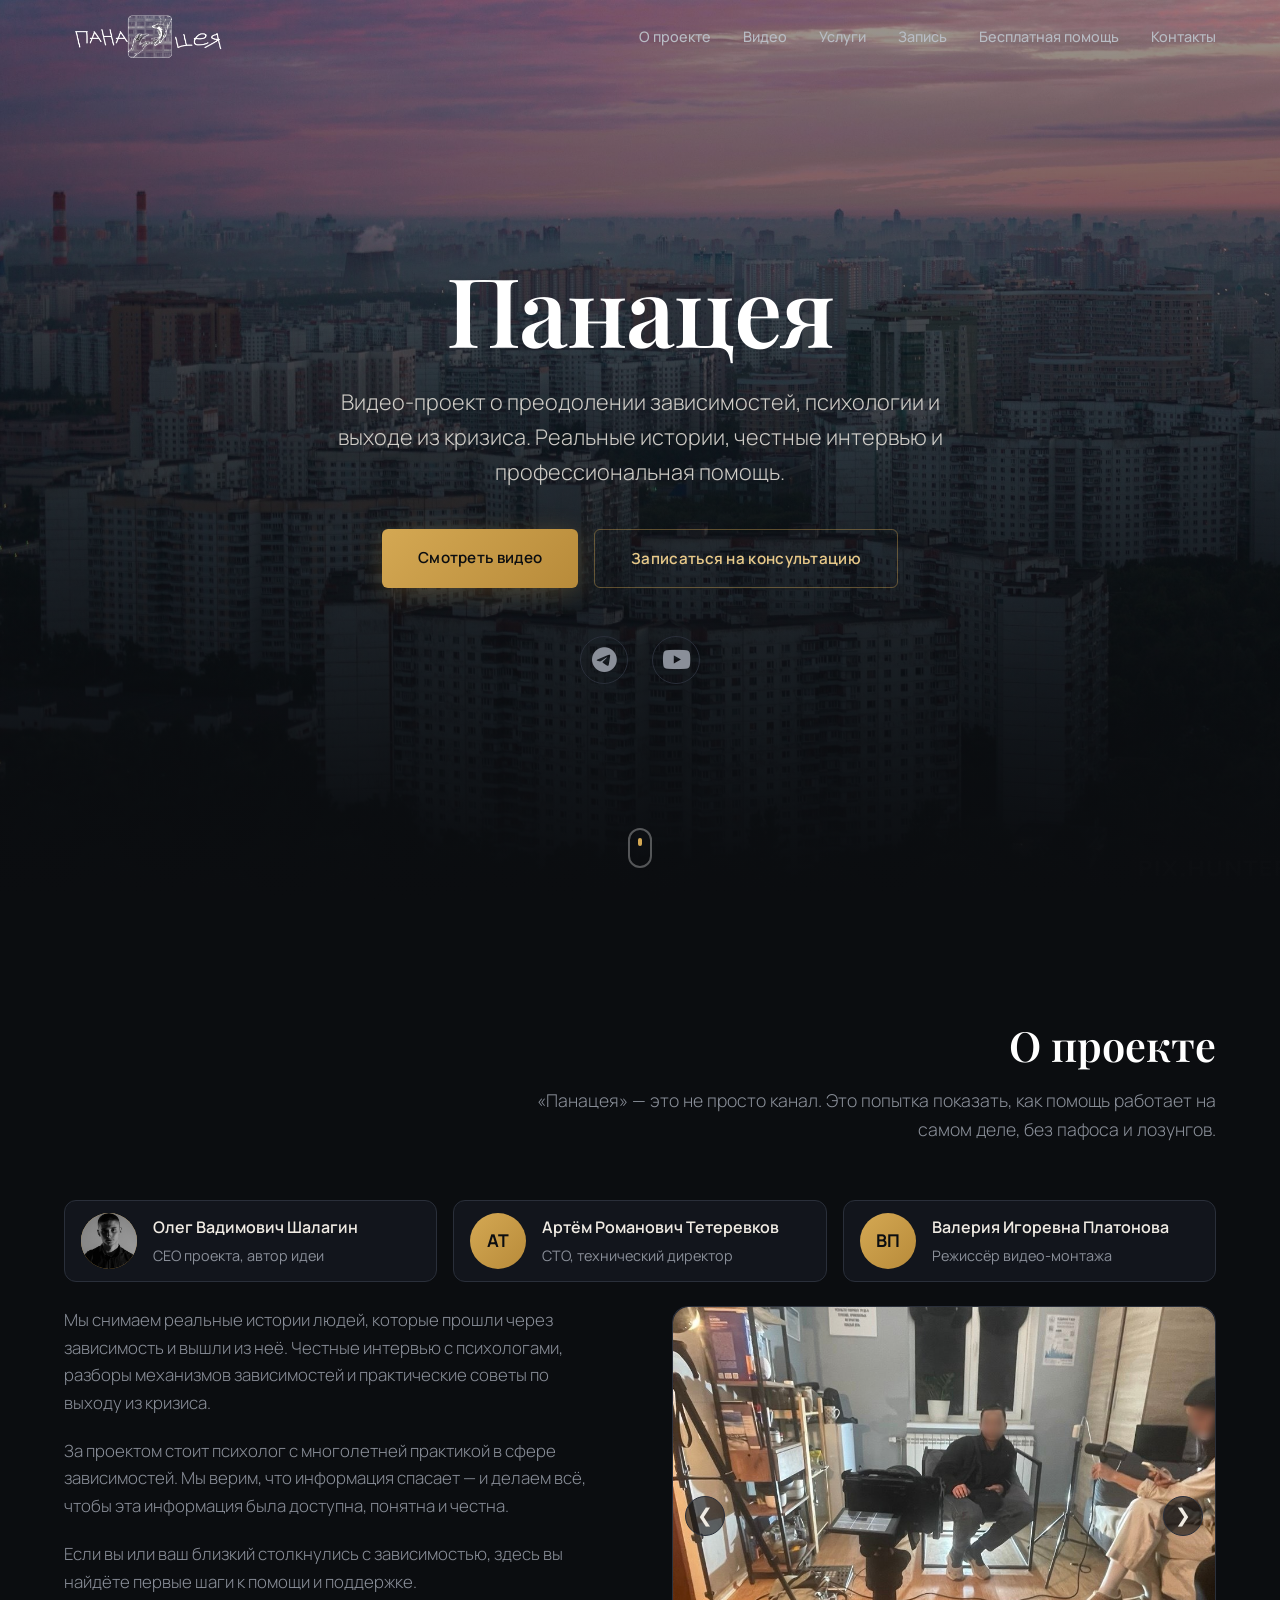
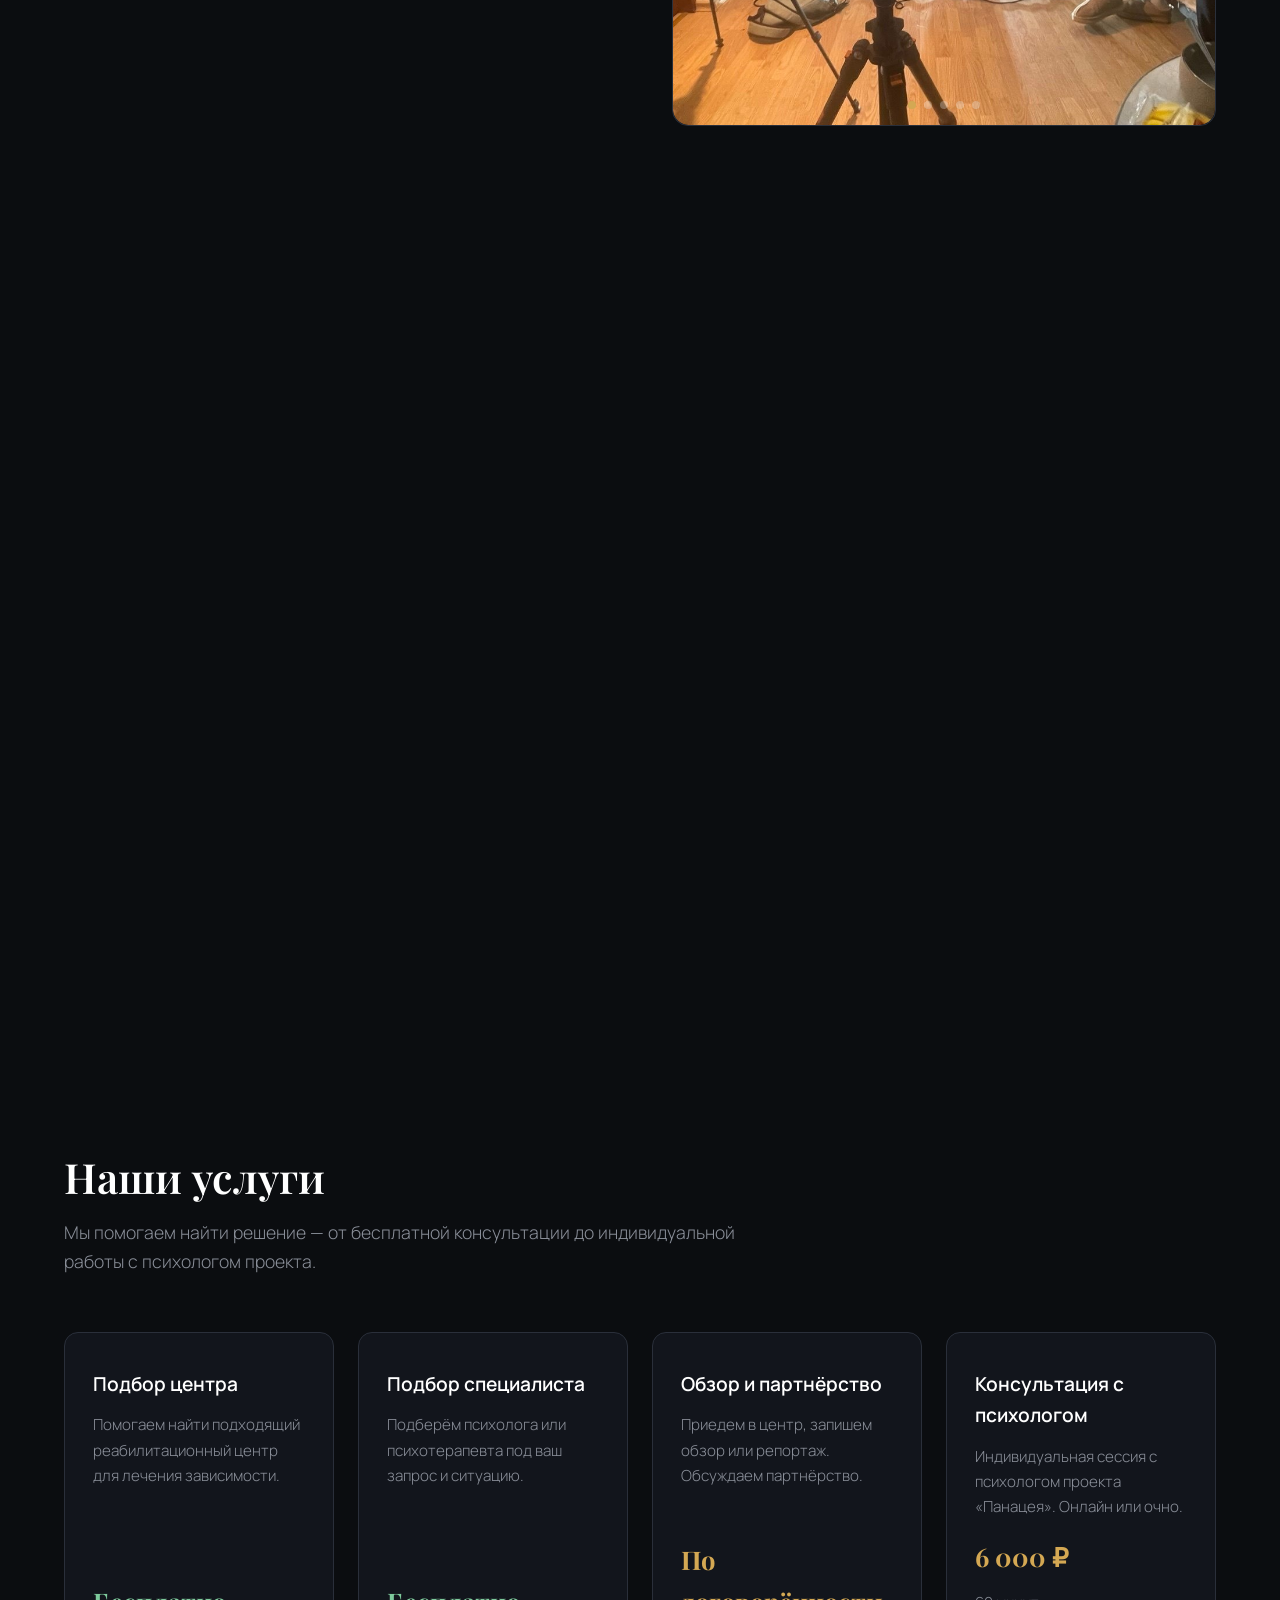
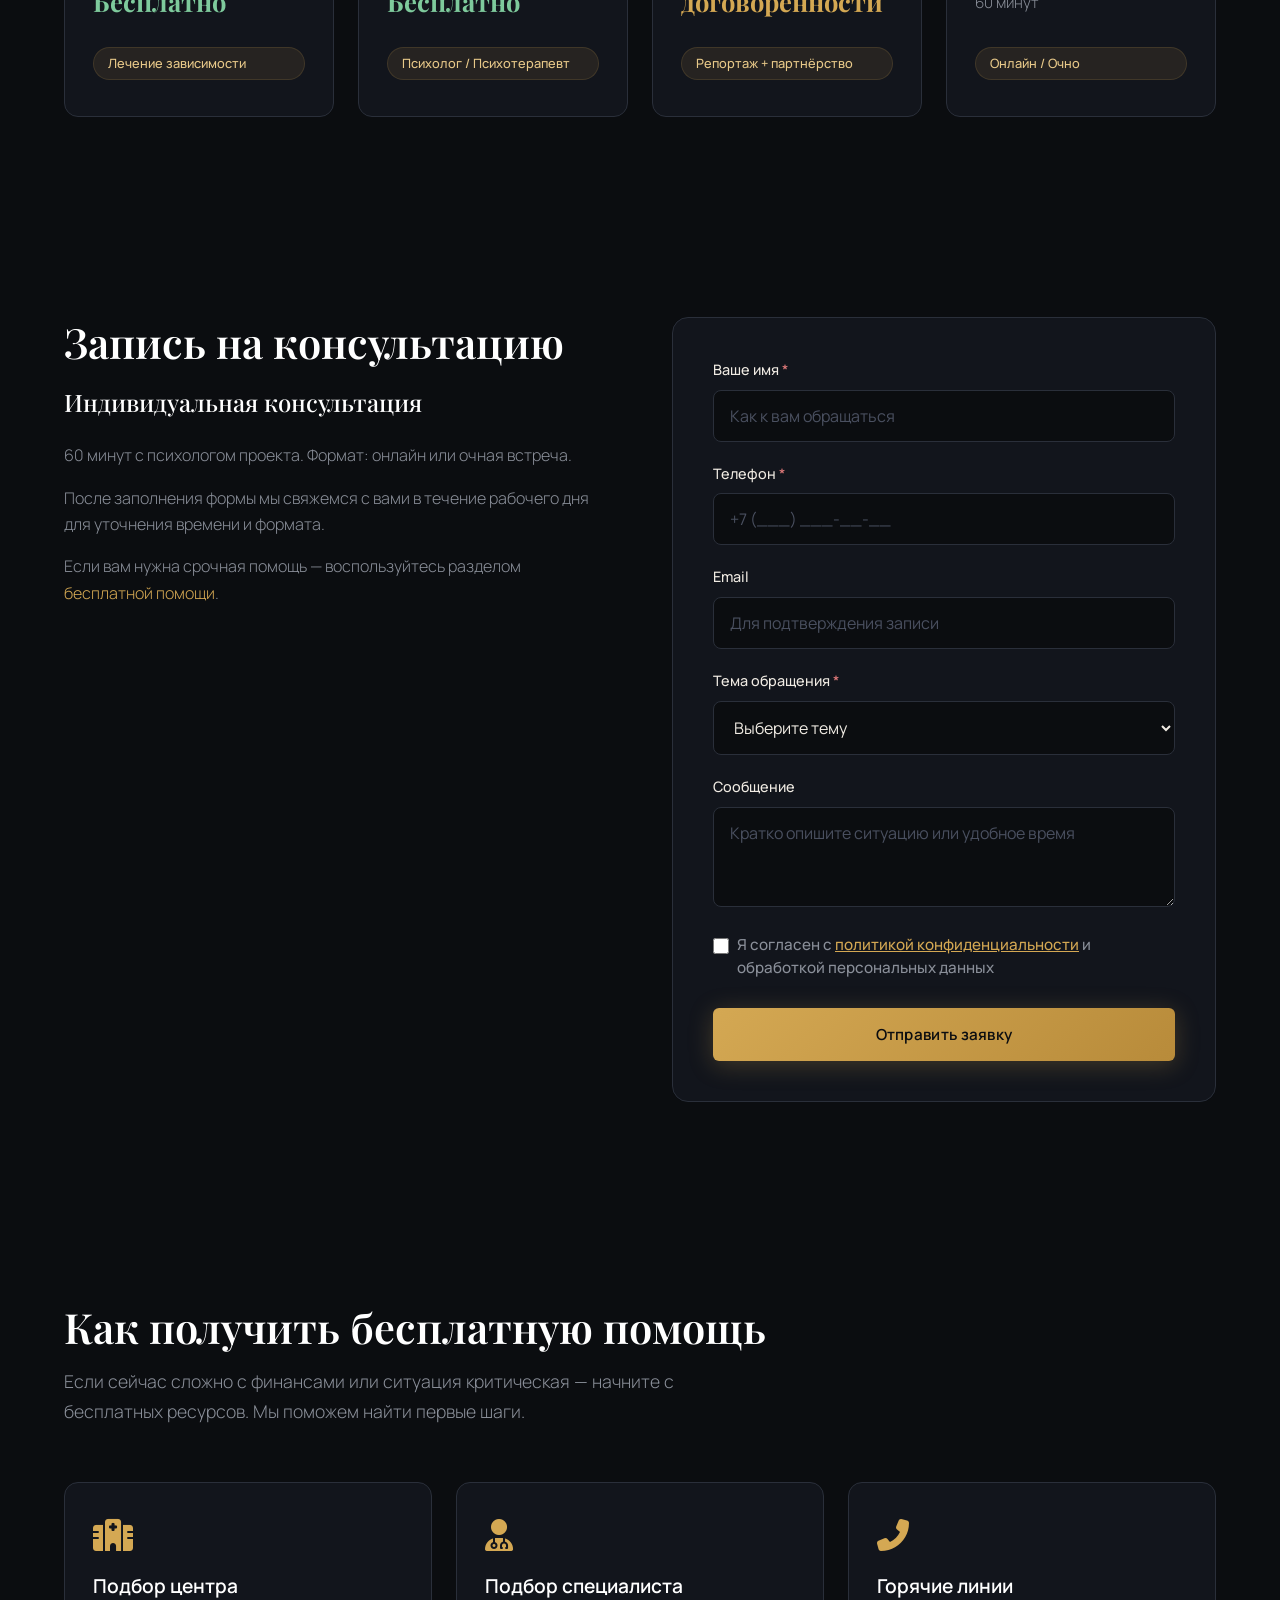
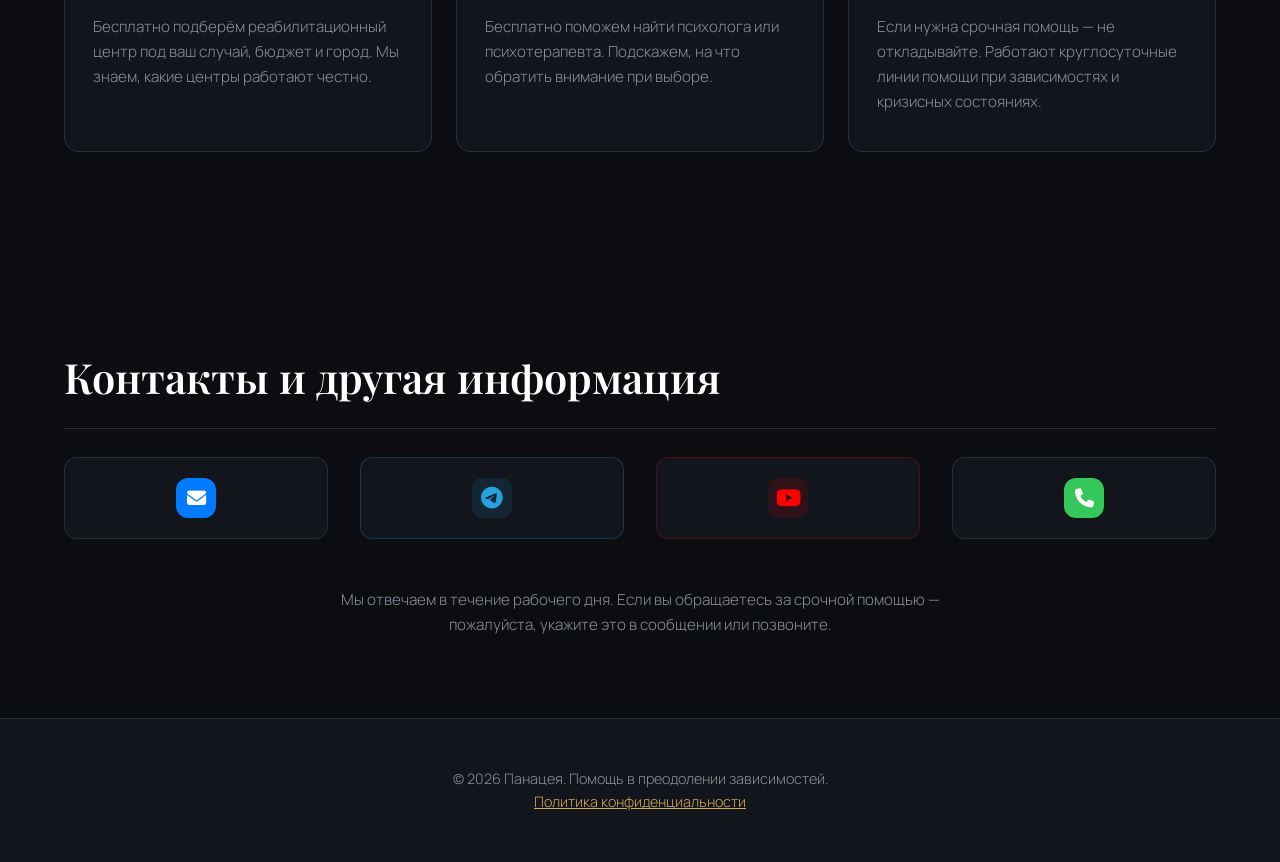
<file: index.html>
<!DOCTYPE html>
<html lang="ru">
<head>
  <meta charset="UTF-8">
  <meta name="viewport" content="width=device-width, initial-scale=1.0">
  <title>Панацея — Помощь в преодолении зависимостей</title>
  <meta name="description" content="Панацея — видео-проект о преодолении зависимостей, психологии и выходе из кризиса. Подбор центров, психологов, консультации.">
  <meta name="keywords" content="панацея, видео проект о зависимостях, подбор реабилитационного центра бесплатно, подбор наркологического центра, консультация психолога при зависимости, психолог для созависимых, помощь при алкоголизме, истории выхода из зависимости, интервью с психологами, как работает государственная наркология, правда о кодировании от алкоголизма, созависимость как выйти, бесплатная помощь наркозависимым, родственник наркоман что делать, психотерапевт при зависимости">
  <meta name="robots" content="index, follow">
  <link rel="canonical" href="https://livepanacea.help">

  <!-- Open Graph -->
  <meta property="og:title" content="Панацея — Помощь в преодолении зависимостей">
  <meta property="og:description" content="Видео-проект о преодолении зависимостей, психологии и выходе из кризиса. Реальные истории, честные интервью и профессиональная помощь.">
  <meta property="og:type" content="website">
  <meta property="og:url" content="https://livepanacea.help">
  <meta property="og:image" content="https://livepanacea.help/assets/images/Лого 5 чб.png">
  <meta property="og:locale" content="ru_RU">

  <!-- Twitter Card -->
  <meta name="twitter:card" content="summary_large_image">
  <meta name="twitter:title" content="Панацея — Помощь в преодолении зависимостей">
  <meta name="twitter:description" content="Видео-проект о преодолении зависимостей, психологии и выходе из кризиса.">
  <meta name="twitter:image" content="https://livepanacea.help/assets/images/Лого 5 чб.png">

  <!-- Schema.org JSON-LD -->
  <script type="application/ld+json">
  {
    "@context": "https://schema.org",
    "@type": "Organization",
    "name": "Панацея",
    "url": "https://livepanacea.help",
    "logo": "https://livepanacea.help/assets/images/Лого 5 чб.png",
    "description": "Видео-проект о преодолении зависимостей, психологии и выходе из кризиса.",
    "email": "mailto:inndxx@gmail.com",
    "sameAs": [
      "https://t.me/panaceyateam",
      "https://www.youtube.com/@PANACEYAteam"
    ]
  }
  </script>

  <link rel="preconnect" href="https://fonts.googleapis.com">
  <link rel="preconnect" href="https://fonts.gstatic.com" crossorigin>
  <link href="https://fonts.googleapis.com/css2?family=Playfair+Display:wght@400;600;700&family=Manrope:wght@300;400;500;600;700&display=swap" rel="stylesheet">
  <link rel="stylesheet" href="https://cdnjs.cloudflare.com/ajax/libs/font-awesome/6.5.0/css/all.min.css">
  <link rel="stylesheet" href="css/style.css?v=3">
  <link rel="icon" type="image/png" href="favicon.png">

  <!-- Yandex.Metrika counter -->
  <script type="text/javascript">
     (function(m,e,t,r,i,k,a){m[i]=m[i]||function(){(m[i].a=m[i].a||[]).push(arguments)};
     m[i].l=1*new Date();
     for (var j = 0; j < document.scripts.length; j++) {if (document.scripts[j].src === r) { return; }}
     k=e.createElement(t),a=e.getElementsByTagName(t)[0],k.async=1,k.src=r,a.parentNode.insertBefore(k,a)})
     (window, document, "script", "https://mc.yandex.ru/metrika/tag.js?id=109764891", "ym");

     ym(109764891, "init", {
          ssr:true,
          webvisor:true,
          clickmap:true,
          ecommerce:"dataLayer",
          accurateTrackBounce:true,
          trackLinks:true
     });
  </script>
  <noscript><div><img src="https://mc.yandex.ru/watch/109764891" style="position:absolute; left:-9999px;" alt="" /></div></noscript>
  <!-- /Yandex.Metrika counter -->
</head>
<body>

  <header id="siteHeader">
    <div class="header-inner">
      <a href="#" class="logo"><img src="assets/images/Лого 4 чб.png" alt="Панацея"></a>
      <button class="menu-toggle" id="menuToggle" aria-label="Открыть меню">
        <i class="fas fa-bars"></i>
      </button>
      <nav id="mainNav">
        <ul>
          <li><a href="#about">О проекте</a></li>
          <li><a href="#videos">Видео</a></li>
          <li><a href="#services">Услуги</a></li>
          <li><a href="#consultation">Запись</a></li>
          <li><a href="#help">Бесплатная помощь</a></li>
          <li><a href="#contacts">Контакты</a></li>
        </ul>
      </nav>
    </div>
  </header>

  <section class="hero" id="home">
    <div class="hero-bg" style="background-image:url('assets/images/panelka 1.jpg')"></div>
    <div class="hero-overlay"></div>
    <div class="hero-content">
      <h1 class="animate-fade-up">Панацея</h1>
      <p class="animate-fade-up delay-1">Видео-проект о преодолении зависимостей, психологии и выходе из кризиса. Реальные истории, честные интервью и профессиональная помощь.</p>
      <div class="hero-buttons animate-fade-up delay-2">
        <a href="#videos" class="btn btn-primary">Смотреть видео</a>
        <a href="#consultation" class="btn btn-outline">Записаться на консультацию</a>
      </div>
      <div class="social-links animate-fade-up delay-3">
        <a href="https://t.me/panaceyateam" aria-label="Telegram" target="_blank"><i class="fab fa-telegram"></i></a>
        <a href="https://www.youtube.com/@PANACEYAteam" aria-label="YouTube" target="_blank"><i class="fab fa-youtube"></i></a>
      </div>
    </div>
    <div class="hero-scroll">
      <span></span>
    </div>
  </section>

  <section id="about" class="reveal">
    <h2>О проекте</h2>
    <p class="section-subtitle">«Панацея» — это не просто канал. Это попытка показать, как помощь работает на самом деле, без пафоса и лозунгов.</p>

    <div class="team-list">
      <div class="team-member">
        <img src="assets/images/Олег 1.jpg" alt="Олег Шалагин">
        <div>
          <strong>Олег Вадимович Шалагин</strong>
          <span>CEO проекта, автор идеи</span>
        </div>
      </div>
      <div class="team-member">
        <div class="team-avatar">АТ</div>
        <div>
          <strong>Артём Романович Тетеревков</strong>
          <span>CTO, технический директор</span>
        </div>
      </div>
      <div class="team-member">
        <div class="team-avatar">ВП</div>
        <div>
          <strong>Валерия Игоревна Платонова</strong>
          <span>Режиссёр видео-монтажа</span>
        </div>
      </div>
    </div>

    <div class="about-content">
      <div class="about-text">
        <p>Мы снимаем реальные истории людей, которые прошли через зависимость и вышли из неё. Честные интервью с психологами, разборы механизмов зависимостей и практические советы по выходу из кризиса.</p>
        <p>За проектом стоит психолог с многолетней практикой в сфере зависимостей. Мы верим, что информация спасает — и делаем всё, чтобы эта информация была доступна, понятна и честна.</p>
        <p>Если вы или ваш близкий столкнулись с зависимостью, здесь вы найдёте первые шаги к помощи и поддержке.</p>
      </div>
      <div class="about-image carousel">
        <div class="carousel-track">
          <div class="carousel-slide active">
            <img src="assets/images/фото%202.jpeg" alt="Фото проекта 2">
          </div>
          <div class="carousel-slide">
            <img src="assets/images/фото%205.jpg" alt="Фото проекта 5">
          </div>
          <div class="carousel-slide">
            <img src="assets/images/фото%208.jpg" alt="Фото проекта 8">
          </div>
          <div class="carousel-slide">
            <img src="assets/images/фото%206.jpg" alt="Фото проекта 6">
          </div>
          <div class="carousel-slide">
            <img src="assets/images/фото%204.jpg" alt="Фото проекта 4">
          </div>
        </div>
        <button class="carousel-btn carousel-prev" aria-label="Предыдущий слайд">&#10094;</button>
        <button class="carousel-btn carousel-next" aria-label="Следующий слайд">&#10095;</button>
        <div class="carousel-dots"></div>
      </div>
    </div>
  </section>

  <section id="videos" class="reveal">
    <h2>Наши видео</h2>
    <p class="section-subtitle">Подборка интервью и сюжетов с нашего YouTube-канала. Каждое видео — это реальная история и профессиональный взгляд на проблему.</p>
    <div class="videos-grid">
      <div class="video-card">
        <div class="video-wrapper">
          <iframe src="https://www.youtube.com/embed/_L9WQr24a9s" title="YouTube video player" allow="accelerometer; autoplay; clipboard-write; encrypted-media; gyroscope; picture-in-picture; web-share" allowfullscreen></iframe>
        </div>
        <h3>Последнее видео с канала</h3>
        <p>Свежий выпуск проекта «Панацея» на YouTube.</p>
      </div>
      <div class="video-card">
        <div class="video-wrapper">
          <iframe src="https://www.youtube.com/embed/gWMV52UJ3PU?si=sDnu_xnWzH50sR-r" title="YouTube video player" allow="accelerometer; autoplay; clipboard-write; encrypted-media; gyroscope; picture-in-picture; web-share" allowfullscreen></iframe>
        </div>
        <h3>ИЗНУТРИ: Эхо советской психиатрии, цена употребления мефедрона, гос. наркология</h3>
        <p>Честный разбор самого популярного метода лечения алкоголизма.</p>
      </div>
      <div class="video-card">
        <div class="video-wrapper">
          <iframe src="https://www.youtube.com/embed/AyzSlXcrd-o?si=gix7gPx5LNGK1PSI" title="YouTube video player" allow="accelerometer; autoplay; clipboard-write; encrypted-media; gyroscope; picture-in-picture; web-share" allowfullscreen></iframe>
        </div>
        <h3>НЕ ПАНАЦЕЯ | Детский психиатр, популярные диагнозы у детей, проблема самодиагностики и статистика</h3>
        <p>Что делать, если зависимость коснулась вашего ребёнка.</p>
      </div>
    </div>
  </section>

  <section id="services" class="reveal">
    <h2>Наши услуги</h2>
    <p class="section-subtitle">Мы помогаем найти решение — от бесплатной консультации до индивидуальной работы с психологом проекта.</p>
    <div class="services-grid">
      <div class="service-card">
        <h3>Подбор центра</h3>
        <p>Помогаем найти подходящий реабилитационный центр для лечения зависимости.</p>
        <div class="price price-free">Бесплатно</div>
        <span class="service-tag">Лечение зависимости</span>
      </div>
      <div class="service-card">
        <h3>Подбор специалиста</h3>
        <p>Подберём психолога или психотерапевта под ваш запрос и ситуацию.</p>
        <div class="price price-free">Бесплатно</div>
        <span class="service-tag">Психолог / Психотерапевт</span>
      </div>
      <div class="service-card">
        <h3>Обзор и партнёрство</h3>
        <p>Приедем в центр, запишем обзор или репортаж. Обсуждаем партнёрство.</p>
        <div class="price">По договорённости</div>
        <span class="service-tag">Репортаж + партнёрство</span>
      </div>
      <div class="service-card">
        <h3>Консультация с психологом</h3>
        <p>Индивидуальная сессия с психологом проекта «Панацея». Онлайн или очно.</p>
        <div class="price">6 000 ₽</div>
        <p class="service-duration">60 минут</p>
        <span class="service-tag">Онлайн / Очно</span>
      </div>
    </div>
  </section>

  <section id="consultation" class="reveal">
    <div class="form-section">
      <div class="form-info">
        <h2>Запись на консультацию</h2>
        <h3>Индивидуальная консультация</h3>
        <p>60 минут с психологом проекта. Формат: онлайн или очная встреча.</p>
        <p>После заполнения формы мы свяжемся с вами в течение рабочего дня для уточнения времени и формата.</p>
        <p>Если вам нужна срочная помощь — воспользуйтесь разделом <a href="#help">бесплатной помощи</a>.</p>
      </div>
      <form action="https://formsubmit.co/inndxx@gmail.com" method="POST">
        <input type="hidden" name="_subject" value="Новая заявка на консультацию — Панацея">
        <input type="hidden" name="_captcha" value="false">
        <input type="hidden" name="_next" value="https://livepanacea.help/thanks.html">
        <div class="form-group">
          <label>Ваше имя <span class="required">*</span></label>
          <input type="text" name="name" required placeholder="Как к вам обращаться">
        </div>
        <div class="form-group">
          <label>Телефон <span class="required">*</span></label>
          <input type="tel" name="phone" required placeholder="+7 (___) ___-__-__">
        </div>
        <div class="form-group">
          <label>Email</label>
          <input type="email" name="email" placeholder="Для подтверждения записи">
        </div>
        <div class="form-group">
          <label>Тема обращения <span class="required">*</span></label>
          <select name="topic" required>
            <option value="">Выберите тему</option>
            <option value="self">Для себя</option>
            <option value="relative">Для близкого</option>
            <option value="other">Другое</option>
          </select>
        </div>
        <div class="form-group">
          <label>Сообщение</label>
          <textarea name="message" placeholder="Кратко опишите ситуацию или удобное время"></textarea>
        </div>
        <div class="form-group form-checkbox" style="display:flex;align-items:flex-start;gap:8px;">
          <input type="checkbox" id="consent" name="consent" required style="margin-top:4px;width:16px;height:16px;flex-shrink:0;">
          <label for="consent" style="font-size:0.95rem;color:var(--color-text-muted);line-height:1.5;">Я согласен с <a href="privacy.html" target="_blank" style="color:var(--color-accent);">политикой конфиденциальности</a> и обработкой персональных данных</label>
        </div>
        <button type="submit" class="btn btn-primary" style="width:100%;">Отправить заявку</button>
      </form>
    </div>
  </section>

  <section id="help" class="reveal">
    <h2>Как получить бесплатную помощь</h2>
    <p class="section-subtitle">Если сейчас сложно с финансами или ситуация критическая — начните с бесплатных ресурсов. Мы поможем найти первые шаги.</p>
    <div class="help-grid">
      <div class="help-card">
        <i class="fas fa-hospital"></i>
        <h3>Подбор центра</h3>
        <p>Бесплатно подберём реабилитационный центр под ваш случай, бюджет и город. Мы знаем, какие центры работают честно.</p>
      </div>
      <div class="help-card">
        <i class="fas fa-user-md"></i>
        <h3>Подбор специалиста</h3>
        <p>Бесплатно поможем найти психолога или психотерапевта. Подскажем, на что обратить внимание при выборе.</p>
      </div>
      <div class="help-card">
        <i class="fas fa-phone-alt"></i>
        <h3>Горячие линии</h3>
        <p>Если нужна срочная помощь — не откладывайте. Работают круглосуточные линии помощи при зависимостях и кризисных состояниях.</p>
      </div>
    </div>
  </section>

  <section id="contacts" class="reveal">
    <h2>Контакты и другая информация</h2>
    <div class="contacts-grid">
      <div class="contact-item contact-email">
        <i class="fas fa-envelope"></i>
        <div>
          <h4>Email</h4>
          <p><a href="mailto:inndxx@gmail.com">inndxx@gmail.com</a></p>
        </div>
      </div>
      <a class="contact-item contact-tg" href="https://t.me/panaceyateam" target="_blank" rel="noopener noreferrer">
        <i class="fab fa-telegram"></i>
        <div>
          <h4>Telegram</h4>
        </div>
      </a>
      <a class="contact-item contact-yt" href="https://www.youtube.com/@PANACEYAteam" target="_blank" rel="noopener noreferrer">
        <i class="fab fa-youtube"></i>
        <div>
          <h4>YouTube</h4>
        </div>
      </a>
      <div class="contact-item contact-phone">
        <i class="fas fa-phone"></i>
        <div>
          <h4>Телефон</h4>
          <p><a href="tel:+79775332504">+7 (977) 533-25-04</a></p>
        </div>
      </div>
    </div>
    <p class="contacts-note">
      Мы отвечаем в течение рабочего дня. Если вы обращаетесь за срочной помощью — пожалуйста, укажите это в сообщении или позвоните.
    </p>
  </section>

  <footer>
    <p>© 2026 Панацея. Помощь в преодолении зависимостей.</p>
    <p><a href="privacy.html" style="color: var(--color-accent);">Политика конфиденциальности</a></p>
  </footer>

  <script src="js/main.js"></script>
</body>
</html>
</file>
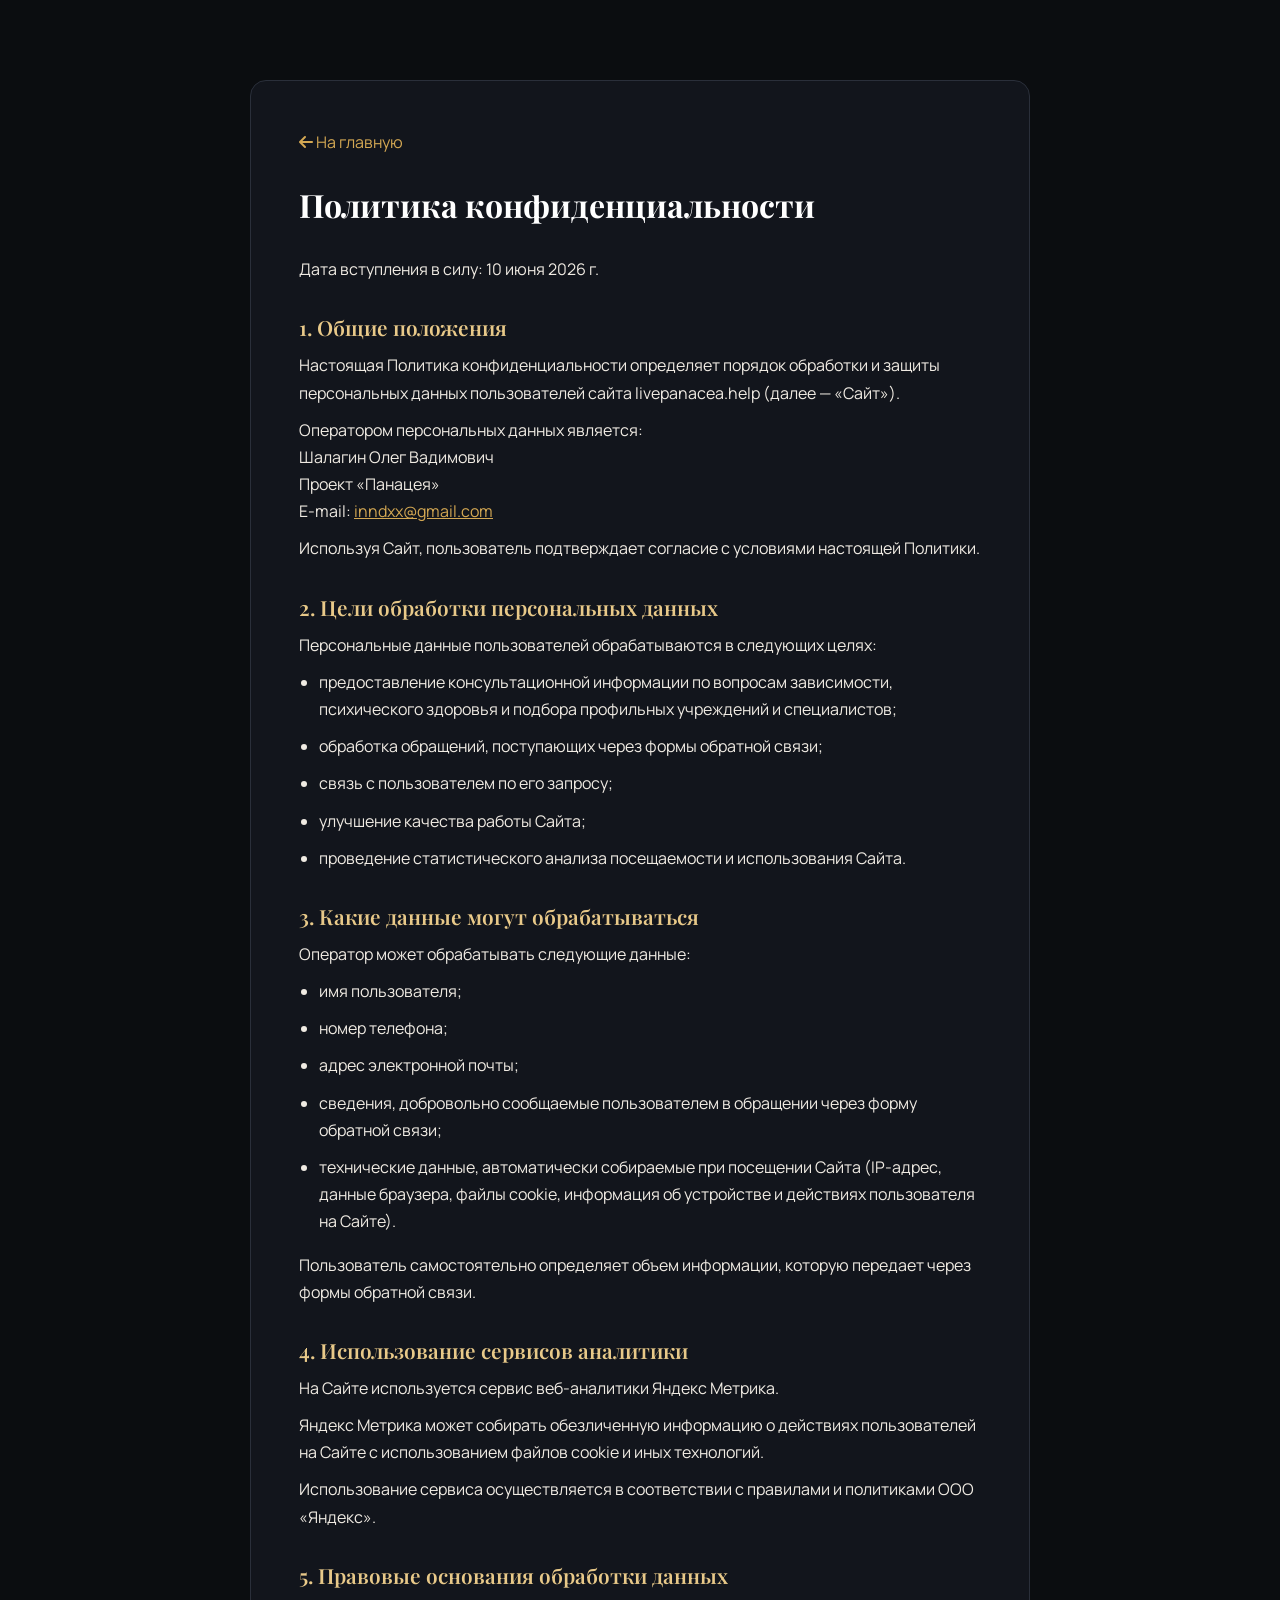
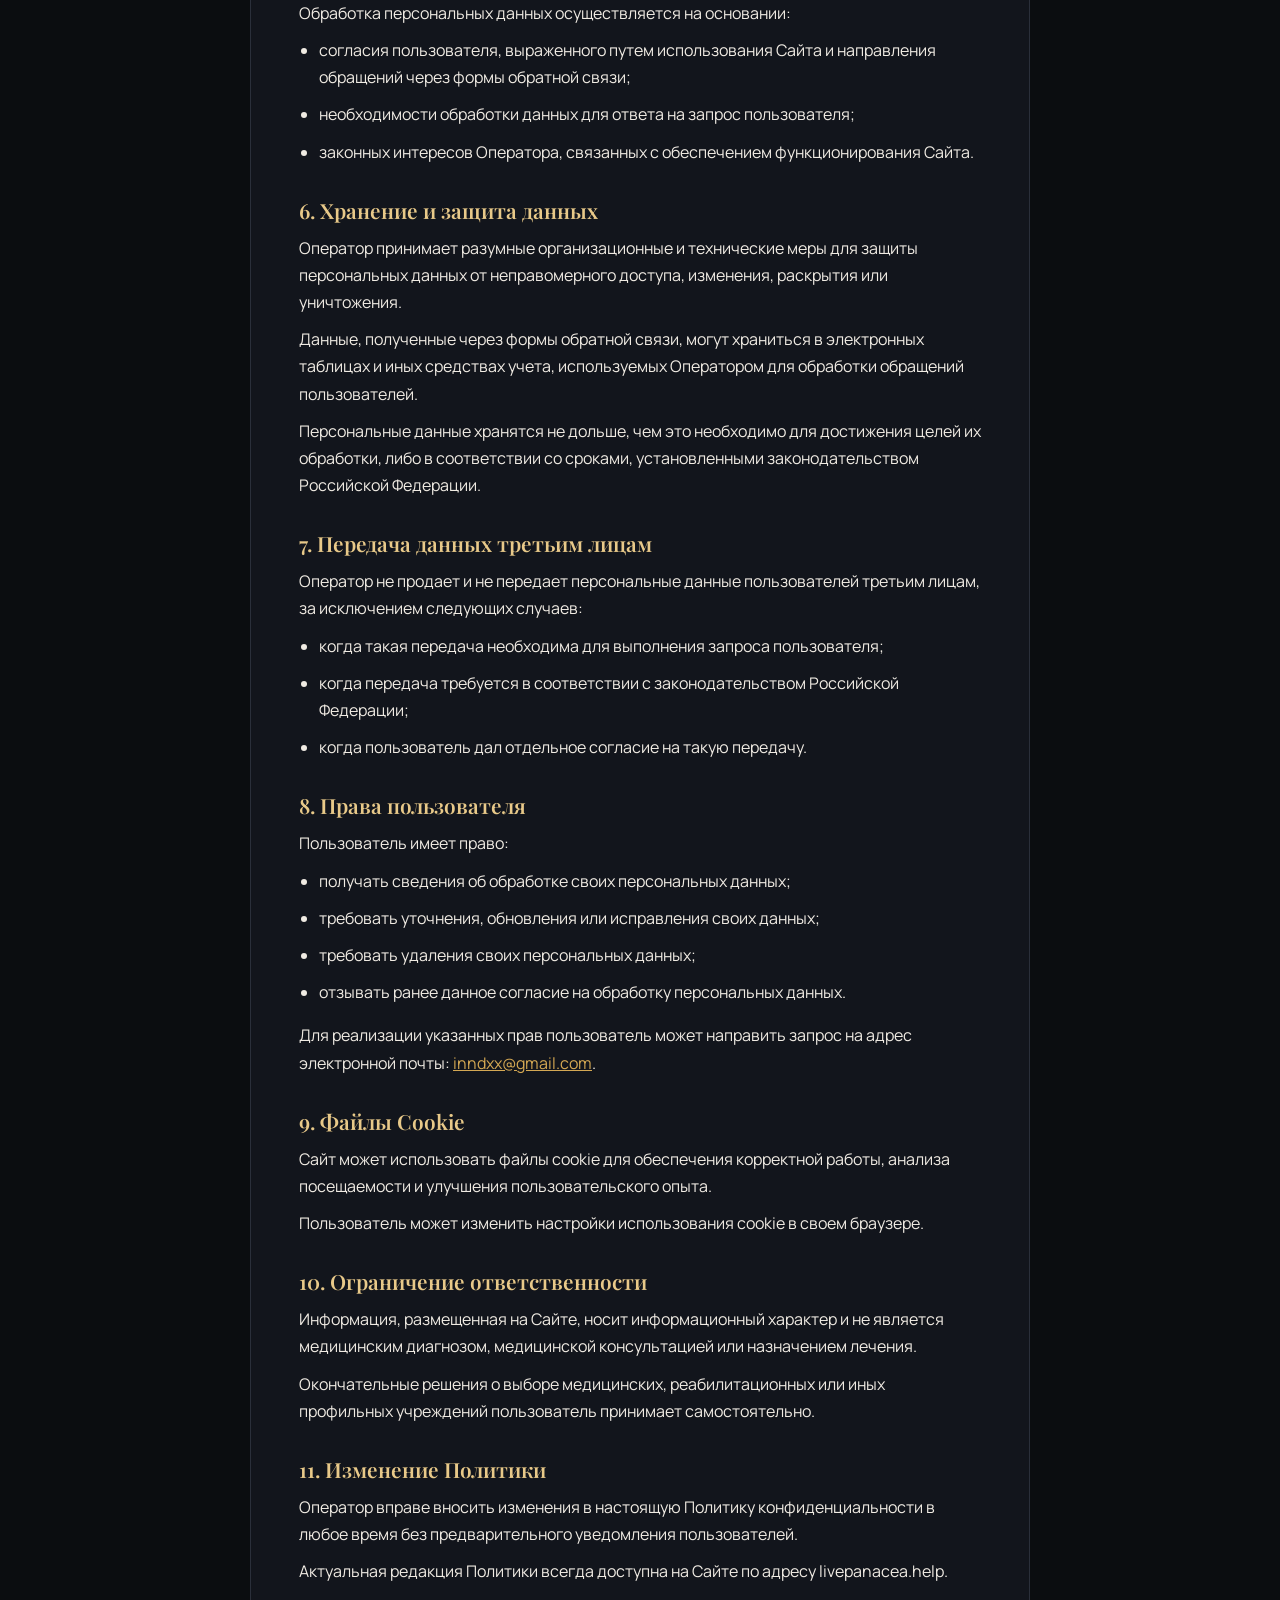
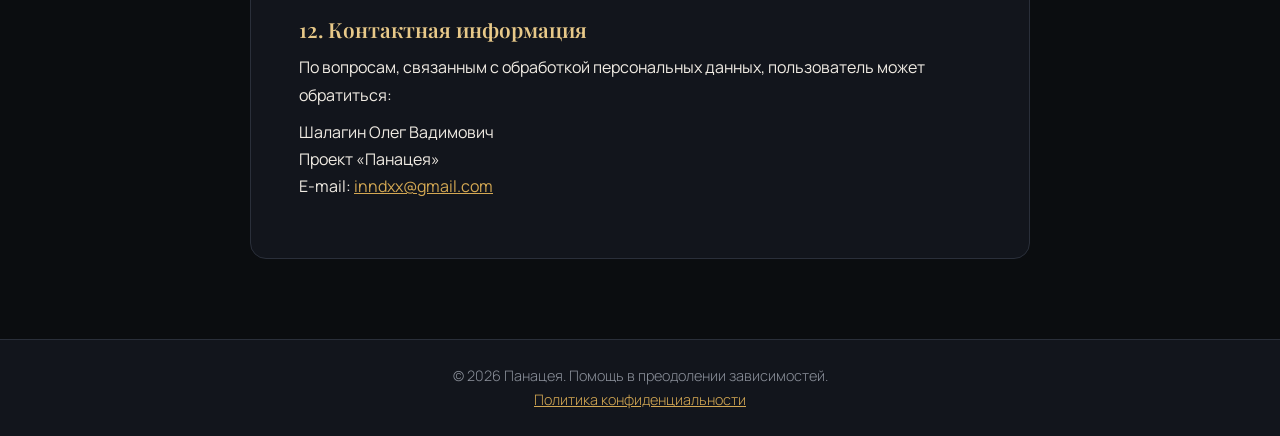
<file: privacy.html>
<!DOCTYPE html>
<html lang="ru">
<head>
  <meta charset="UTF-8">
  <meta name="viewport" content="width=device-width, initial-scale=1.0">
  <title>Политика конфиденциальности — Панацея</title>
  <meta name="description" content="Политика конфиденциальности проекта Панацея">
  <meta name="robots" content="noindex, follow">
  <link rel="preconnect" href="https://fonts.googleapis.com">
  <link rel="preconnect" href="https://fonts.gstatic.com" crossorigin>
  <link href="https://fonts.googleapis.com/css2?family=Playfair+Display:wght@400;600;700&family=Manrope:wght@300;400;500;600;700&display=swap" rel="stylesheet">
  <link rel="stylesheet" href="https://cdnjs.cloudflare.com/ajax/libs/font-awesome/6.5.0/css/all.min.css">
  <link rel="stylesheet" href="css/style.css?v=3">
  <link rel="icon" type="image/png" href="favicon.png">

  <!-- Yandex.Metrika counter -->
  <script type="text/javascript">
     (function(m,e,t,r,i,k,a){m[i]=m[i]||function(){(m[i].a=m[i].a||[]).push(arguments)};
     m[i].l=1*new Date();
     for (var j = 0; j < document.scripts.length; j++) {if (document.scripts[j].src === r) { return; }}
     k=e.createElement(t),a=e.getElementsByTagName(t)[0],k.async=1,k.src=r,a.parentNode.insertBefore(k,a)})
     (window, document, "script", "https://mc.yandex.ru/metrika/tag.js?id=109764891", "ym");

     ym(109764891, "init", {
          ssr:true,
          webvisor:true,
          clickmap:true,
          ecommerce:"dataLayer",
          accurateTrackBounce:true,
          trackLinks:true
     });
  </script>
  <noscript><div><img src="https://mc.yandex.ru/watch/109764891" style="position:absolute; left:-9999px;" alt="" /></div></noscript>
  <!-- /Yandex.Metrika counter -->
  <style>
    .privacy-page { min-height: 100vh; padding: 80px 24px; }
    .privacy-container { max-width: 780px; margin: 0 auto; background: var(--color-surface); border: 1px solid var(--color-border); border-radius: 16px; padding: 48px; }
    .privacy-container h1 { font-family: var(--font-display); font-size: 2rem; margin-bottom: 24px; color: var(--color-white); }
    .privacy-container h2 { font-family: var(--font-display); font-size: 1.3rem; margin-top: 32px; margin-bottom: 12px; color: var(--color-accent-light); }
    .privacy-container p, .privacy-container li { color: var(--color-text); line-height: 1.7; margin-bottom: 10px; }
    .privacy-container ul { margin-left: 20px; margin-bottom: 16px; }
    .privacy-container a { color: var(--color-accent); }
    .privacy-back { display: inline-block; margin-bottom: 24px; color: var(--color-accent); text-decoration: none; }
    .privacy-back:hover { text-decoration: underline; }
    footer { text-align: center; padding: 24px; color: var(--color-text-muted); font-size: 0.9rem; }
    footer a { color: var(--color-text-muted); text-decoration: underline; }
    @media (max-width: 600px) {
      .privacy-container { padding: 28px 20px; }
      .privacy-container h1 { font-size: 1.6rem; }
    }
  </style>
</head>
<body>
  <div class="privacy-page">
    <div class="privacy-container">
      <a href="index.html" class="privacy-back"><i class="fas fa-arrow-left"></i> На главную</a>
      <h1>Политика конфиденциальности</h1>
      <p>Дата вступления в силу: 10 июня 2026 г.</p>

      <h2>1. Общие положения</h2>
      <p>Настоящая Политика конфиденциальности определяет порядок обработки и защиты персональных данных пользователей сайта livepanacea.help (далее — «Сайт»).</p>
      <p>Оператором персональных данных является:<br>
      Шалагин Олег Вадимович<br>
      Проект «Панацея»<br>
      E-mail: <a href="mailto:inndxx@gmail.com">inndxx@gmail.com</a></p>
      <p>Используя Сайт, пользователь подтверждает согласие с условиями настоящей Политики.</p>

      <h2>2. Цели обработки персональных данных</h2>
      <p>Персональные данные пользователей обрабатываются в следующих целях:</p>
      <ul>
        <li>предоставление консультационной информации по вопросам зависимости, психического здоровья и подбора профильных учреждений и специалистов;</li>
        <li>обработка обращений, поступающих через формы обратной связи;</li>
        <li>связь с пользователем по его запросу;</li>
        <li>улучшение качества работы Сайта;</li>
        <li>проведение статистического анализа посещаемости и использования Сайта.</li>
      </ul>

      <h2>3. Какие данные могут обрабатываться</h2>
      <p>Оператор может обрабатывать следующие данные:</p>
      <ul>
        <li>имя пользователя;</li>
        <li>номер телефона;</li>
        <li>адрес электронной почты;</li>
        <li>сведения, добровольно сообщаемые пользователем в обращении через форму обратной связи;</li>
        <li>технические данные, автоматически собираемые при посещении Сайта (IP-адрес, данные браузера, файлы cookie, информация об устройстве и действиях пользователя на Сайте).</li>
      </ul>
      <p>Пользователь самостоятельно определяет объем информации, которую передает через формы обратной связи.</p>

      <h2>4. Использование сервисов аналитики</h2>
      <p>На Сайте используется сервис веб-аналитики Яндекс Метрика.</p>
      <p>Яндекс Метрика может собирать обезличенную информацию о действиях пользователей на Сайте с использованием файлов cookie и иных технологий.</p>
      <p>Использование сервиса осуществляется в соответствии с правилами и политиками ООО «Яндекс».</p>

      <h2>5. Правовые основания обработки данных</h2>
      <p>Обработка персональных данных осуществляется на основании:</p>
      <ul>
        <li>согласия пользователя, выраженного путем использования Сайта и направления обращений через формы обратной связи;</li>
        <li>необходимости обработки данных для ответа на запрос пользователя;</li>
        <li>законных интересов Оператора, связанных с обеспечением функционирования Сайта.</li>
      </ul>

      <h2>6. Хранение и защита данных</h2>
      <p>Оператор принимает разумные организационные и технические меры для защиты персональных данных от неправомерного доступа, изменения, раскрытия или уничтожения.</p>
      <p>Данные, полученные через формы обратной связи, могут храниться в электронных таблицах и иных средствах учета, используемых Оператором для обработки обращений пользователей.</p>
      <p>Персональные данные хранятся не дольше, чем это необходимо для достижения целей их обработки, либо в соответствии со сроками, установленными законодательством Российской Федерации.</p>

      <h2>7. Передача данных третьим лицам</h2>
      <p>Оператор не продает и не передает персональные данные пользователей третьим лицам, за исключением следующих случаев:</p>
      <ul>
        <li>когда такая передача необходима для выполнения запроса пользователя;</li>
        <li>когда передача требуется в соответствии с законодательством Российской Федерации;</li>
        <li>когда пользователь дал отдельное согласие на такую передачу.</li>
      </ul>

      <h2>8. Права пользователя</h2>
      <p>Пользователь имеет право:</p>
      <ul>
        <li>получать сведения об обработке своих персональных данных;</li>
        <li>требовать уточнения, обновления или исправления своих данных;</li>
        <li>требовать удаления своих персональных данных;</li>
        <li>отзывать ранее данное согласие на обработку персональных данных.</li>
      </ul>
      <p>Для реализации указанных прав пользователь может направить запрос на адрес электронной почты: <a href="mailto:inndxx@gmail.com">inndxx@gmail.com</a>.</p>

      <h2>9. Файлы Cookie</h2>
      <p>Сайт может использовать файлы cookie для обеспечения корректной работы, анализа посещаемости и улучшения пользовательского опыта.</p>
      <p>Пользователь может изменить настройки использования cookie в своем браузере.</p>

      <h2>10. Ограничение ответственности</h2>
      <p>Информация, размещенная на Сайте, носит информационный характер и не является медицинским диагнозом, медицинской консультацией или назначением лечения.</p>
      <p>Окончательные решения о выборе медицинских, реабилитационных или иных профильных учреждений пользователь принимает самостоятельно.</p>

      <h2>11. Изменение Политики</h2>
      <p>Оператор вправе вносить изменения в настоящую Политику конфиденциальности в любое время без предварительного уведомления пользователей.</p>
      <p>Актуальная редакция Политики всегда доступна на Сайте по адресу livepanacea.help.</p>

      <h2>12. Контактная информация</h2>
      <p>По вопросам, связанным с обработкой персональных данных, пользователь может обратиться:</p>
      <p>Шалагин Олег Вадимович<br>
      Проект «Панацея»<br>
      E-mail: <a href="mailto:inndxx@gmail.com">inndxx@gmail.com</a></p>
    </div>
  </div>
  <footer>
    <p>© 2026 Панацея. Помощь в преодолении зависимостей.</p>
    <p><a href="privacy.html" style="color: var(--color-accent);">Политика конфиденциальности</a></p>
  </footer>
</body>
</html>
</file>
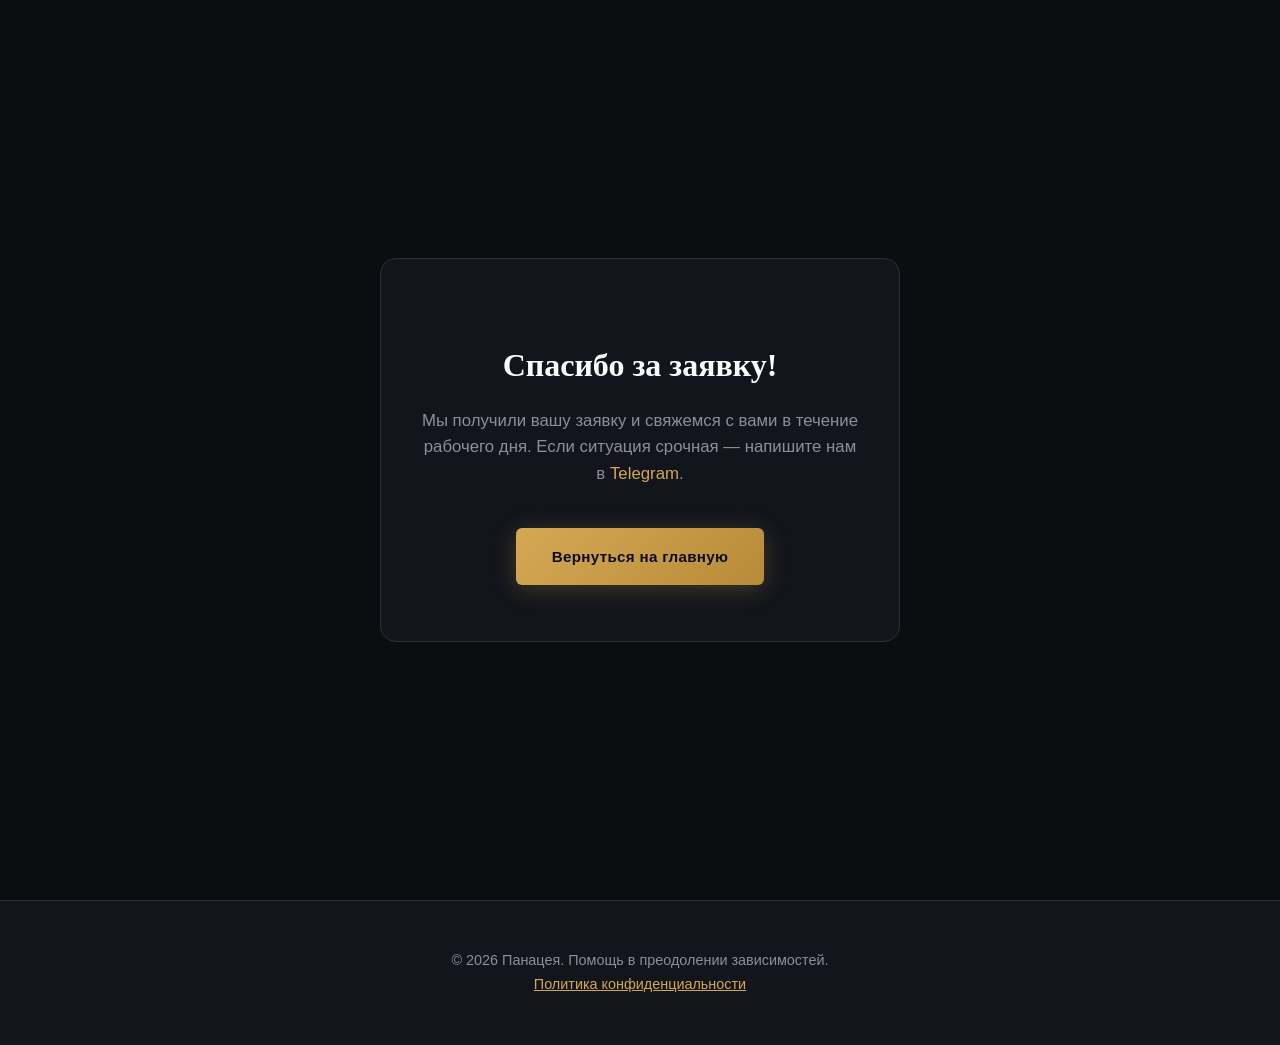
<file: thanks.html>
<!DOCTYPE html>
<html lang="ru">
<head>
  <meta charset="UTF-8">
  <meta name="viewport" content="width=device-width, initial-scale=1.0">
  <title>Спасибо — Панацея</title>
  <meta name="robots" content="noindex">
  <link href="https://fonts.googleapis.com/css2?family=Montserrat:wght@400;500;600;700&family=Inter:wght@300;400;500;600;700&display=swap" rel="stylesheet">
  <link rel="stylesheet" href="css/style.css?v=3">
  <link rel="icon" type="image/png" href="favicon.png">

  <!-- Yandex.Metrika counter -->
  <script type="text/javascript">
     (function(m,e,t,r,i,k,a){m[i]=m[i]||function(){(m[i].a=m[i].a||[]).push(arguments)};
     m[i].l=1*new Date();
     for (var j = 0; j < document.scripts.length; j++) {if (document.scripts[j].src === r) { return; }}
     k=e.createElement(t),a=e.getElementsByTagName(t)[0],k.async=1,k.src=r,a.parentNode.insertBefore(k,a)})
     (window, document, "script", "https://mc.yandex.ru/metrika/tag.js?id=109764891", "ym");

     ym(109764891, "init", {
          ssr:true,
          webvisor:true,
          clickmap:true,
          ecommerce:"dataLayer",
          accurateTrackBounce:true,
          trackLinks:true
     });
  </script>
  <noscript><div><img src="https://mc.yandex.ru/watch/109764891" style="position:absolute; left:-9999px;" alt="" /></div></noscript>
  <!-- /Yandex.Metrika counter -->
  <style>
    .thanks-page {
      min-height: 100vh;
      display: flex;
      align-items: center;
      justify-content: center;
      text-align: center;
      padding: 24px;
    }
    .thanks-box {
      background: var(--color-surface);
      border: 1px solid var(--color-border);
      border-radius: 16px;
      padding: 56px 40px;
      max-width: 520px;
      width: 100%;
    }
    .thanks-box i {
      font-size: 3.5rem;
      color: var(--color-accent);
      margin-bottom: 24px;
      display: block;
    }
    .thanks-box h1 {
      font-family: var(--font-display);
      font-size: 2rem;
      color: var(--color-white);
      margin-bottom: 16px;
      font-weight: 600;
    }
    .thanks-box p {
      color: var(--color-text-muted);
      font-size: 1.05rem;
      line-height: 1.6;
      margin-bottom: 32px;
    }
    .thanks-box .btn {
      margin-top: 8px;
    }
  </style>
</head>
<body>
  <div class="thanks-page">
    <div class="thanks-box">
      <i class="fas fa-check-circle"></i>
      <h1>Спасибо за заявку!</h1>
      <p>Мы получили вашу заявку и свяжемся с вами в течение рабочего дня. Если ситуация срочная — напишите нам в <a href="https://t.me/panaceyateam" target="_blank" style="color: var(--color-accent); text-decoration: none;">Telegram</a>.</p>
      <a href="index.html" class="btn btn-primary">Вернуться на главную</a>
    </div>
  </div>
  <footer>
    <p>© 2026 Панацея. Помощь в преодолении зависимостей.</p>
    <p><a href="privacy.html" style="color: var(--color-accent);">Политика конфиденциальности</a></p>
  </footer>
</body>
</html>
</file>
<file: css/style.css>
:root {
  --color-bg: #0B0D10;
  --color-surface: #12151C;
  --color-surface-raised: #181C26;
  --color-border: #2A2F3A;
  --color-border-hover: #3D4452;
  --color-accent: #D4A853;
  --color-accent-light: #E8C989;
  --color-accent-glow: rgba(212,168,83,0.25);
  --color-text: #F0EBE3;
  --color-text-muted: #8A8F99;
  --color-white: #FFFFFF;
  --font-display: 'Playfair Display', serif;
  --font-body: 'Manrope', sans-serif;
}

* { margin: 0; padding: 0; box-sizing: border-box; }

html { scroll-behavior: smooth; }

body {
  font-family: var(--font-body);
  color: var(--color-text);
  background-color: var(--color-bg);
  line-height: 1.65;
  font-size: 16px;
  -webkit-font-smoothing: antialiased;
}

::selection {
  background: var(--color-accent);
  color: var(--color-bg);
}

/* Header */
header {
  position: fixed;
  top: 0; left: 0; right: 0;
  z-index: 1000;
  transition: background 0.4s ease, border-color 0.4s ease;
  border-bottom: 1px solid transparent;
}

header.scrolled {
  background: rgba(11,13,16,0.92);
  backdrop-filter: blur(16px);
  border-bottom-color: var(--color-border);
}

.header-inner {
  max-width: 1200px;
  margin: 0 auto;
  padding: 0 24px;
  display: flex;
  justify-content: space-between;
  align-items: center;
  height: 72px;
}

.logo {
  display: flex;
  align-items: center;
  text-decoration: none;
}

.logo img {
  height: 62px;
  width: auto;
  display: block;
  filter: brightness(1.1);
}

nav ul {
  display: flex;
  list-style: none;
  gap: 32px;
}

nav a {
  text-decoration: none;
  color: #B8BCC4;
  font-weight: 500;
  font-size: 0.9rem;
  transition: color 0.3s ease;
  position: relative;
}

nav a::after {
  content: '';
  position: absolute;
  bottom: -4px;
  left: 0;
  width: 0;
  height: 1.5px;
  background: var(--color-accent);
  transition: width 0.3s ease;
}

nav a:hover {
  color: var(--color-text);
}

nav a:hover::after {
  width: 100%;
}

.menu-toggle {
  display: none;
  background: none;
  border: none;
  font-size: 1.5rem;
  color: var(--color-text);
  cursor: pointer;
  padding: 8px;
}

/* Hero */
.hero {
  min-height: 100vh;
  display: flex;
  align-items: center;
  justify-content: center;
  text-align: center;
  position: relative;
  overflow: hidden;
  max-width: none;
  margin: 0;
  padding: 120px 0 80px;
}

.hero-bg {
  position: absolute;
  inset: 0;
  background-size: cover;
  background-position: center;
  z-index: 0;
}

.hero-overlay {
  position: absolute;
  inset: 0;
  background: linear-gradient(
    to bottom,
    rgba(11,13,16,0.4) 0%,
    rgba(11,13,16,0.75) 60%,
    var(--color-bg) 100%
  );
  z-index: 1;
}

.hero-content {
  position: relative;
  z-index: 2;
  max-width: 800px;
  padding: 0 24px;
}

.hero h1 {
  font-family: var(--font-display);
  font-size: clamp(3rem, 8vw, 6rem);
  font-weight: 600;
  color: var(--color-white);
  margin-bottom: 24px;
  letter-spacing: -1px;
  line-height: 1.1;
}

.hero p {
  font-size: clamp(1.1rem, 2.5vw, 1.35rem);
  color: rgba(240,235,227,0.85);
  max-width: 640px;
  margin: 0 auto 40px;
  font-weight: 300;
  line-height: 1.6;
}

.hero-buttons {
  display: flex;
  gap: 16px;
  justify-content: center;
  flex-wrap: wrap;
}

.btn {
  display: inline-block;
  padding: 16px 36px;
  border-radius: 6px;
  text-decoration: none;
  font-weight: 600;
  font-size: 0.95rem;
  transition: all 0.35s ease;
  border: none;
  cursor: pointer;
  font-family: var(--font-body);
  letter-spacing: 0.3px;
}

.btn-primary {
  background: linear-gradient(135deg, var(--color-accent), #B88B3A);
  color: var(--color-bg);
  box-shadow: 0 4px 24px rgba(212,168,83,0.25);
}

.btn-primary:hover {
  transform: translateY(-2px);
  box-shadow: 0 8px 32px rgba(212,168,83,0.4);
  filter: brightness(1.08);
}

.btn-outline {
  background: transparent;
  color: var(--color-accent-light);
  border: 1.5px solid rgba(212,168,83,0.4);
}

.btn-outline:hover {
  background: rgba(212,168,83,0.08);
  border-color: var(--color-accent);
  color: var(--color-accent-light);
  transform: translateY(-2px);
}

.social-links {
  display: flex;
  justify-content: center;
  gap: 24px;
  margin-top: 48px;
}

.social-links a {
  color: var(--color-text-muted);
  font-size: 1.6rem;
  transition: all 0.3s ease;
  display: flex;
  align-items: center;
  justify-content: center;
  width: 48px;
  height: 48px;
  border-radius: 50%;
  border: 1px solid var(--color-border);
  text-decoration: none;
  overflow: hidden;
}

.social-links a:hover {
  color: var(--color-accent);
  border-color: var(--color-accent);
  background: rgba(212,168,83,0.08);
  transform: translateY(-3px);
}

.social-links a::after,
.social-links a::before {
  display: none !important;
  content: none !important;
}

.hero-scroll {
  position: absolute;
  bottom: 32px;
  right: 50%;
  transform: translateX(50%);
  z-index: 2;
}

.hero-scroll span {
  display: block;
  width: 24px;
  height: 40px;
  border: 2px solid rgba(255,255,255,0.3);
  border-radius: 12px;
  position: relative;
}

.hero-scroll span::before {
  content: '';
  position: absolute;
  top: 8px;
  left: 50%;
  transform: translateX(-50%);
  width: 4px;
  height: 8px;
  background: var(--color-accent);
  border-radius: 2px;
  animation: scrollWheel 2s infinite;
}

@keyframes scrollWheel {
  0% { opacity: 1; top: 8px; }
  100% { opacity: 0; top: 20px; }
}

/* Sections */
section {
  max-width: 1200px;
  margin: 0 auto;
  padding: 120px 24px 80px;
}

h2 {
  font-family: var(--font-display);
  font-size: clamp(1.8rem, 4vw, 2.6rem);
  margin-bottom: 16px;
  color: var(--color-white);
  font-weight: 600;
  line-height: 1.2;
}

.section-subtitle {
  color: var(--color-text-muted);
  font-size: 1.1rem;
  max-width: 700px;
  margin-bottom: 56px;
  font-weight: 300;
}

h3 {
  font-family: var(--font-display);
  font-size: 1.4rem;
  margin-bottom: 16px;
  color: var(--color-white);
  font-weight: 500;
}

/* About */
#about h2 {
  text-align: right;
}

#about .section-subtitle {
  text-align: right;
  margin-left: auto;
  margin-right: 0;
}

.about-content {
  display: grid;
  grid-template-columns: 1fr 1fr;
  gap: 64px;
  align-items: start;
}

.about-text p {
  color: var(--color-text-muted);
  margin-bottom: 20px;
  font-size: 1.05rem;
  font-weight: 300;
}

.about-text h3 {
  margin-top: 40px;
  margin-bottom: 24px;
  font-size: 1.3rem;
}

.team-list {
  display: flex;
  flex-direction: row;
  gap: 16px;
  margin: 24px 0;
  flex-wrap: wrap;
}

.team-member {
  display: flex;
  align-items: center;
  gap: 16px;
  padding: 12px 16px;
  background: var(--color-surface);
  border: 1px solid var(--color-border);
  border-radius: 12px;
  transition: border-color 0.3s ease;
  flex: 1;
  min-width: 200px;
}

.team-member:hover {
  border-color: var(--color-border-hover);
}

.team-member img,
.team-avatar {
  width: 56px;
  height: 56px;
  border-radius: 50%;
  object-fit: cover;
  object-position: center 20%;
  flex-shrink: 0;
  background: linear-gradient(135deg, var(--color-accent), #B88B3A);
  display: flex;
  align-items: center;
  justify-content: center;
  color: var(--color-bg);
  font-weight: 700;
  font-size: 1.1rem;
  font-family: var(--font-body);
}

.team-member div strong {
  display: block;
  color: var(--color-text);
  font-weight: 600;
  margin-bottom: 2px;
}

.team-member div span {
  color: var(--color-text-muted);
  font-size: 0.9rem;
}

.about-image {
  background: linear-gradient(135deg, #1a1f2d, #0f131a);
  border-radius: 16px;
  height: 420px;
  display: flex;
  align-items: center;
  justify-content: center;
  color: var(--color-text-muted);
  font-size: 1.2rem;
  border: 1px solid var(--color-border);
  position: relative;
  overflow: hidden;
}

.about-image::before {
  content: '';
  position: absolute;
  inset: 0;
  background: radial-gradient(circle at 30% 30%, rgba(212,168,83,0.06), transparent 60%);
}

/* Carousel */
.carousel {
  position: relative;
  overflow: hidden;
}

.carousel-track {
  display: flex;
  transition: transform 0.5s ease;
  height: 100%;
  width: 100%;
}

.carousel-slide {
  min-width: 100%;
  height: 100%;
  display: flex;
  align-items: center;
  justify-content: center;
  opacity: 0;
  transition: opacity 0.5s ease;
  position: absolute;
  inset: 0;
}

.carousel-slide.active {
  opacity: 1;
  position: relative;
}

.carousel-slide img {
  width: 100%;
  height: 100%;
  object-fit: cover;
  border-radius: 16px;
}

.carousel-btn {
  position: absolute;
  top: 50%;
  transform: translateY(-50%);
  background: rgba(11, 13, 16, 0.6);
  border: 1px solid var(--color-border);
  color: var(--color-text);
  width: 40px;
  height: 40px;
  border-radius: 50%;
  cursor: pointer;
  font-size: 1.2rem;
  display: flex;
  align-items: center;
  justify-content: center;
  z-index: 2;
  transition: background 0.3s ease, border-color 0.3s ease;
}

.carousel-btn:hover {
  background: var(--color-accent);
  border-color: var(--color-accent);
  color: var(--color-bg);
}

.carousel-prev { left: 12px; }
.carousel-next { right: 12px; }

.carousel-dots {
  position: absolute;
  bottom: 16px;
  left: 50%;
  transform: translateX(-50%);
  display: flex;
  gap: 8px;
  z-index: 2;
}

.carousel-dot {
  width: 8px;
  height: 8px;
  border-radius: 50%;
  background: rgba(240, 235, 227, 0.3);
  border: none;
  cursor: pointer;
  transition: background 0.3s ease;
}

.carousel-dot.active {
  background: var(--color-accent);
}

/* Videos */
.videos-grid {
  display: grid;
  grid-template-columns: repeat(auto-fit, minmax(320px, 1fr));
  gap: 28px;
}

.video-card {
  background: var(--color-surface);
  border-radius: 14px;
  overflow: hidden;
  border: 1px solid var(--color-border);
  transition: transform 0.35s ease, border-color 0.35s ease, box-shadow 0.35s ease;
}

.video-card:hover {
  transform: translateY(-6px);
  border-color: var(--color-border-hover);
  box-shadow: 0 20px 48px rgba(0,0,0,0.35);
}

.video-card .placeholder {
  aspect-ratio: 16/9;
  background: linear-gradient(135deg, #1a1f2d, #12151C);
  display: flex;
  align-items: center;
  justify-content: center;
  color: var(--color-accent);
  font-size: 3rem;
}

.video-wrapper {
  position: relative;
  padding-bottom: 56.25%;
  height: 0;
  overflow: hidden;
  background: var(--color-bg);
}

.video-wrapper iframe {
  position: absolute;
  top: 0; left: 0;
  width: 100%;
  height: 100%;
  border: none;
}

.video-card h3 {
  padding: 20px 24px 8px;
  font-size: 1.15rem;
  font-family: var(--font-body);
  font-weight: 600;
}

.video-card p {
  padding: 0 24px 24px;
  color: var(--color-text-muted);
  font-size: 0.95rem;
  font-weight: 300;
}

/* Services */
.services-grid {
  display: grid;
  grid-template-columns: repeat(auto-fit, minmax(260px, 1fr));
  gap: 24px;
}

.service-card {
  background: var(--color-surface);
  border-radius: 14px;
  padding: 36px 28px;
  border: 1px solid var(--color-border);
  transition: transform 0.35s ease, border-color 0.35s ease, box-shadow 0.35s ease;
  position: relative;
  overflow: hidden;
  cursor: pointer;
  display: flex;
  flex-direction: column;
}

.service-card::before {
  content: '';
  position: absolute;
  top: 0;
  left: 0;
  right: 0;
  height: 3px;
  background: linear-gradient(90deg, var(--color-accent), transparent);
  opacity: 0;
  transition: opacity 0.35s ease;
}

.service-card:hover {
  transform: translateY(-6px);
  border-color: var(--color-accent);
  box-shadow: 0 16px 40px rgba(0,0,0,0.3), 0 0 0 1px rgba(212,168,83,0.1);
}

.service-card:hover::before {
  opacity: 1;
}

.service-card h3 {
  font-family: var(--font-body);
  font-size: 1.2rem;
  font-weight: 600;
  margin-bottom: 12px;
}

.service-card p {
  color: var(--color-text-muted);
  font-size: 0.95rem;
  font-weight: 300;
  margin-bottom: 16px;
}

.service-card .price {
  font-size: 1.6rem;
  font-weight: 700;
  color: var(--color-accent);
  margin: auto 0 8px;
  font-family: var(--font-display);
}

.service-card .price-free {
  color: #7ECA9C;
}

.service-duration {
  margin-top: 4px;
  font-size: 0.9rem;
  color: var(--color-text-muted);
}

.service-tag {
  display: inline-block;
  background: rgba(212,168,83,0.1);
  color: var(--color-accent-light);
  padding: 5px 14px;
  border-radius: 20px;
  font-size: 0.8rem;
  font-weight: 500;
  margin-top: 16px;
  border: 1px solid rgba(212,168,83,0.15);
}

/* Form */
.form-section {
  display: grid;
  grid-template-columns: 1fr 1fr;
  gap: 64px;
  align-items: start;
}

.form-info h3 {
  font-size: 1.5rem;
  margin-bottom: 20px;
}

.form-info p {
  color: var(--color-text-muted);
  margin-bottom: 16px;
  font-weight: 300;
}

.form-info .price-highlight {
  font-size: 2.2rem;
  font-weight: 700;
  color: var(--color-accent);
  font-family: var(--font-display);
  margin-bottom: 8px;
}

.form-info a {
  color: var(--color-accent);
  text-decoration: none;
  border-bottom: 1px solid transparent;
  transition: border-color 0.3s ease;
}

.form-info a:hover {
  border-bottom-color: var(--color-accent);
}

form {
  background: var(--color-surface);
  padding: 40px;
  border-radius: 16px;
  border: 1px solid var(--color-border);
  backdrop-filter: blur(10px);
}

.form-group {
  margin-bottom: 20px;
}

.form-group label {
  display: block;
  margin-bottom: 8px;
  font-weight: 500;
  font-size: 0.9rem;
  color: var(--color-text);
}

.form-group label .required { color: #E07A7A; }

.form-group input,
.form-group select,
.form-group textarea {
  width: 100%;
  padding: 14px 16px;
  border: 1px solid var(--color-border);
  border-radius: 8px;
  font-family: var(--font-body);
  font-size: 1rem;
  color: var(--color-text);
  background: var(--color-bg);
  transition: border-color 0.3s ease, box-shadow 0.3s ease;
}

.form-group input::placeholder,
.form-group textarea::placeholder {
  color: #4A5060;
}

.form-group input:focus,
.form-group select:focus,
.form-group textarea:focus {
  outline: none;
  border-color: var(--color-accent);
  box-shadow: 0 0 0 3px var(--color-accent-glow);
}

.form-group textarea {
  resize: vertical;
  min-height: 100px;
}

.form-note {
  font-size: 0.85rem;
  color: var(--color-text-muted);
  margin-top: -6px;
  margin-bottom: 20px;
  font-weight: 300;
}

/* Free help */
.help-grid {
  display: grid;
  grid-template-columns: repeat(auto-fit, minmax(300px, 1fr));
  gap: 24px;
}

.help-card {
  background: var(--color-surface);
  padding: 36px 28px;
  border-radius: 14px;
  border: 1px solid var(--color-border);
  transition: transform 0.35s ease, border-color 0.35s ease, box-shadow 0.35s ease;
}

.help-card:hover {
  transform: translateY(-6px);
  border-color: var(--color-accent);
  box-shadow: 0 16px 40px rgba(0,0,0,0.3);
}

.help-card i {
  font-size: 2rem;
  color: var(--color-accent);
  margin-bottom: 20px;
  display: block;
}

.help-card h3 {
  font-family: var(--font-body);
  font-weight: 600;
  margin-bottom: 12px;
  font-size: 1.2rem;
}

.help-card p {
  color: var(--color-text-muted);
  font-weight: 300;
  font-size: 0.95rem;
}

/* Contacts */
#contacts h2 {
  margin-bottom: 56px;
  position: relative;
}

#contacts h2::after {
  content: '';
  position: absolute;
  bottom: -28px;
  left: 0;
  right: 0;
  height: 1px;
  background: var(--color-border);
}

.contacts-grid {
  display: grid;
  grid-template-columns: repeat(auto-fit, minmax(260px, 1fr));
  gap: 32px;
  margin-bottom: 48px;
}

.contact-item {
  display: flex;
  align-items: center;
  justify-content: center;
  gap: 16px;
  padding: 20px;
  background: var(--color-surface);
  border: 1px solid var(--color-border);
  border-radius: 12px;
  transition: border-color 0.3s ease, background 0.3s ease;
  text-decoration: none;
  color: inherit;
  position: relative;
}

/* Icon-to-text hover effect */
.contact-tg,
.contact-yt,
.contact-email,
.contact-phone {
  position: relative;
  justify-content: center;
}

.contact-tg > div,
.contact-yt > div,
.contact-email > div,
.contact-phone > div {
  opacity: 0;
  visibility: hidden;
  transition: opacity 0.3s ease, visibility 0.3s ease;
  position: absolute;
  inset: 0;
  display: flex;
  align-items: center;
  justify-content: center;
  padding: 0;
  width: auto;
  text-align: center;
}

/* Email/phone hover layout */
.contact-email > div,
.contact-phone > div {
  flex-direction: column;
  gap: 4px;
}

.contact-email:hover > div > h4,
.contact-phone:hover > div > h4 {
  margin: 0;
  font-size: 0.85rem;
  color: var(--color-text-muted);
}

.contact-email:hover > div > p,
.contact-phone:hover > div > p {
  margin: 0;
  font-size: 0.95rem;
  color: var(--color-accent);
}

.contact-email:hover > div > p a,
.contact-phone:hover > div > p a {
  color: var(--color-accent);
  text-decoration: none;
}

.contact-tg i,
.contact-yt i,
.contact-email i,
.contact-phone i {
  transition: opacity 0.3s ease, visibility 0.3s ease;
}

.contact-tg:hover i,
.contact-yt:hover i,
.contact-email:hover i,
.contact-phone:hover i {
  opacity: 0;
  visibility: hidden;
}

.contact-tg:hover > div,
.contact-yt:hover > div,
.contact-email:hover > div,
.contact-phone:hover > div {
  opacity: 1;
  visibility: visible;
}

/* iOS-style solid cards */
.contact-email,
.contact-phone {
  background: var(--color-surface);
  border: 1px solid var(--color-border);
  border-radius: 12px;
  transition: all 0.3s ease;
}

.contact-email:hover,
.contact-phone:hover {
  border-color: var(--color-border-hover);
  background: var(--color-surface-raised);
  transform: translateY(-2px);
}


/* Text on hover - clean style */
.contact-email:hover > div > h4,
.contact-phone:hover > div > h4 {
  color: var(--color-text-muted);
  font-size: 0.85rem;
}

.contact-email:hover > div > p,
.contact-phone:hover > div > p {
  color: var(--color-accent);
  font-size: 0.95rem;
  font-weight: 500;
}

.contact-email:hover > div > p a,
.contact-phone:hover > div > p a {
  color: var(--color-accent);
}

.contact-item:hover {
  border-color: var(--color-border-hover);
}

.contact-item i {
  font-size: 1.4rem;
  color: var(--color-accent);
  flex-shrink: 0;
  width: 40px;
  height: 40px;
  display: flex;
  align-items: center;
  justify-content: center;
  background: rgba(212,168,83,0.08);
  border-radius: 10px;
}

/* iOS-style email & phone icons */
.contact-email i {
  background: #007AFF;
  color: #fff;
  border-radius: 12px;
  font-size: 1.2rem;
}

.contact-phone i {
  background: #34C759;
  color: #fff;
  border-radius: 12px;
  font-size: 1.2rem;
}

.contact-item a {
  color: var(--color-accent);
  text-decoration: none;
  transition: color 0.3s ease;
  word-break: break-word;
}

.contact-item a:hover {
  color: var(--color-accent-light);
}

.contact-item > div {
  text-align: center;
}

.contact-item > div {
  flex: 1;
  text-align: center;
}

.contact-item h4 {
  margin: 0;
  color: var(--color-text);
  font-weight: 600;
  font-size: 1rem;
}

.contact-item p {
  color: var(--color-text-muted);
  font-size: 0.95rem;
  font-weight: 300;
}

/* Telegram card */
.contact-tg {
  border-color: rgba(36, 161, 222, 0.25);
}
.contact-tg:hover {
  border-color: #24A1DE;
  background: rgba(36, 161, 222, 0.06);
}
.contact-tg i {
  color: #24A1DE;
  background: rgba(36, 161, 222, 0.12);
}

/* YouTube card */
.contact-yt {
  border-color: rgba(255, 0, 0, 0.25);
}
.contact-yt:hover {
  border-color: #FF0000;
  background: rgba(255, 0, 0, 0.06);
}
.contact-yt i {
  color: #FF0000;
  background: rgba(255, 0, 0, 0.12);
}

.contacts-note {
  text-align: center;
  color: var(--color-text-muted);
  max-width: 600px;
  margin: 0 auto;
  font-weight: 300;
  font-size: 0.95rem;
}

/* Footer */
footer {
  background: var(--color-surface);
  color: var(--color-text-muted);
  padding: 48px 24px;
  text-align: center;
  border-top: 1px solid var(--color-border);
}

footer p {
  font-size: 0.9rem;
  font-weight: 300;
}

/* Animations */
.animate-fade-up {
  opacity: 0;
  transform: translateY(30px);
  animation: fadeInUp 0.9s cubic-bezier(0.22, 1, 0.36, 1) forwards;
}

.delay-1 { animation-delay: 0.2s; }
.delay-2 { animation-delay: 0.4s; }
.delay-3 { animation-delay: 0.6s; }

@keyframes fadeInUp {
  to {
    opacity: 1;
    transform: translateY(0);
  }
}

.reveal {
  opacity: 0;
  transform: translateY(40px);
  transition: opacity 0.8s cubic-bezier(0.22, 1, 0.36, 1), transform 0.8s cubic-bezier(0.22, 1, 0.36, 1);
}

.reveal.visible {
  opacity: 1;
  transform: translateY(0);
}

/* Scroll padding for fixed header */
[id] { scroll-margin-top: 90px; }

/* Mobile */
@media (max-width: 768px) {
  body {
    text-align: left;
  }

  .menu-toggle { display: block; }

  nav {
    position: absolute;
    top: 72px; left: 0; right: 0;
    background: rgba(11,13,16,0.98);
    backdrop-filter: blur(16px);
    border-bottom: 1px solid var(--color-border);
    max-height: 0;
    overflow: hidden;
    transition: max-height 0.4s ease;
  }

  nav.open { max-height: 500px; }

  nav ul {
    flex-direction: column;
    padding: 24px;
    gap: 20px;
    align-items: flex-start;
  }

  nav a {
    font-size: 1.1rem;
  }

  .hero h1 { font-size: 2.8rem; }
  .hero p { font-size: 1.05rem; }

  .about-content,
  .form-section { grid-template-columns: 1fr; }

  .about-image { height: 280px; }

  section { padding: 80px 20px 48px; }

  .hero-scroll { display: none; }
}
</file>
